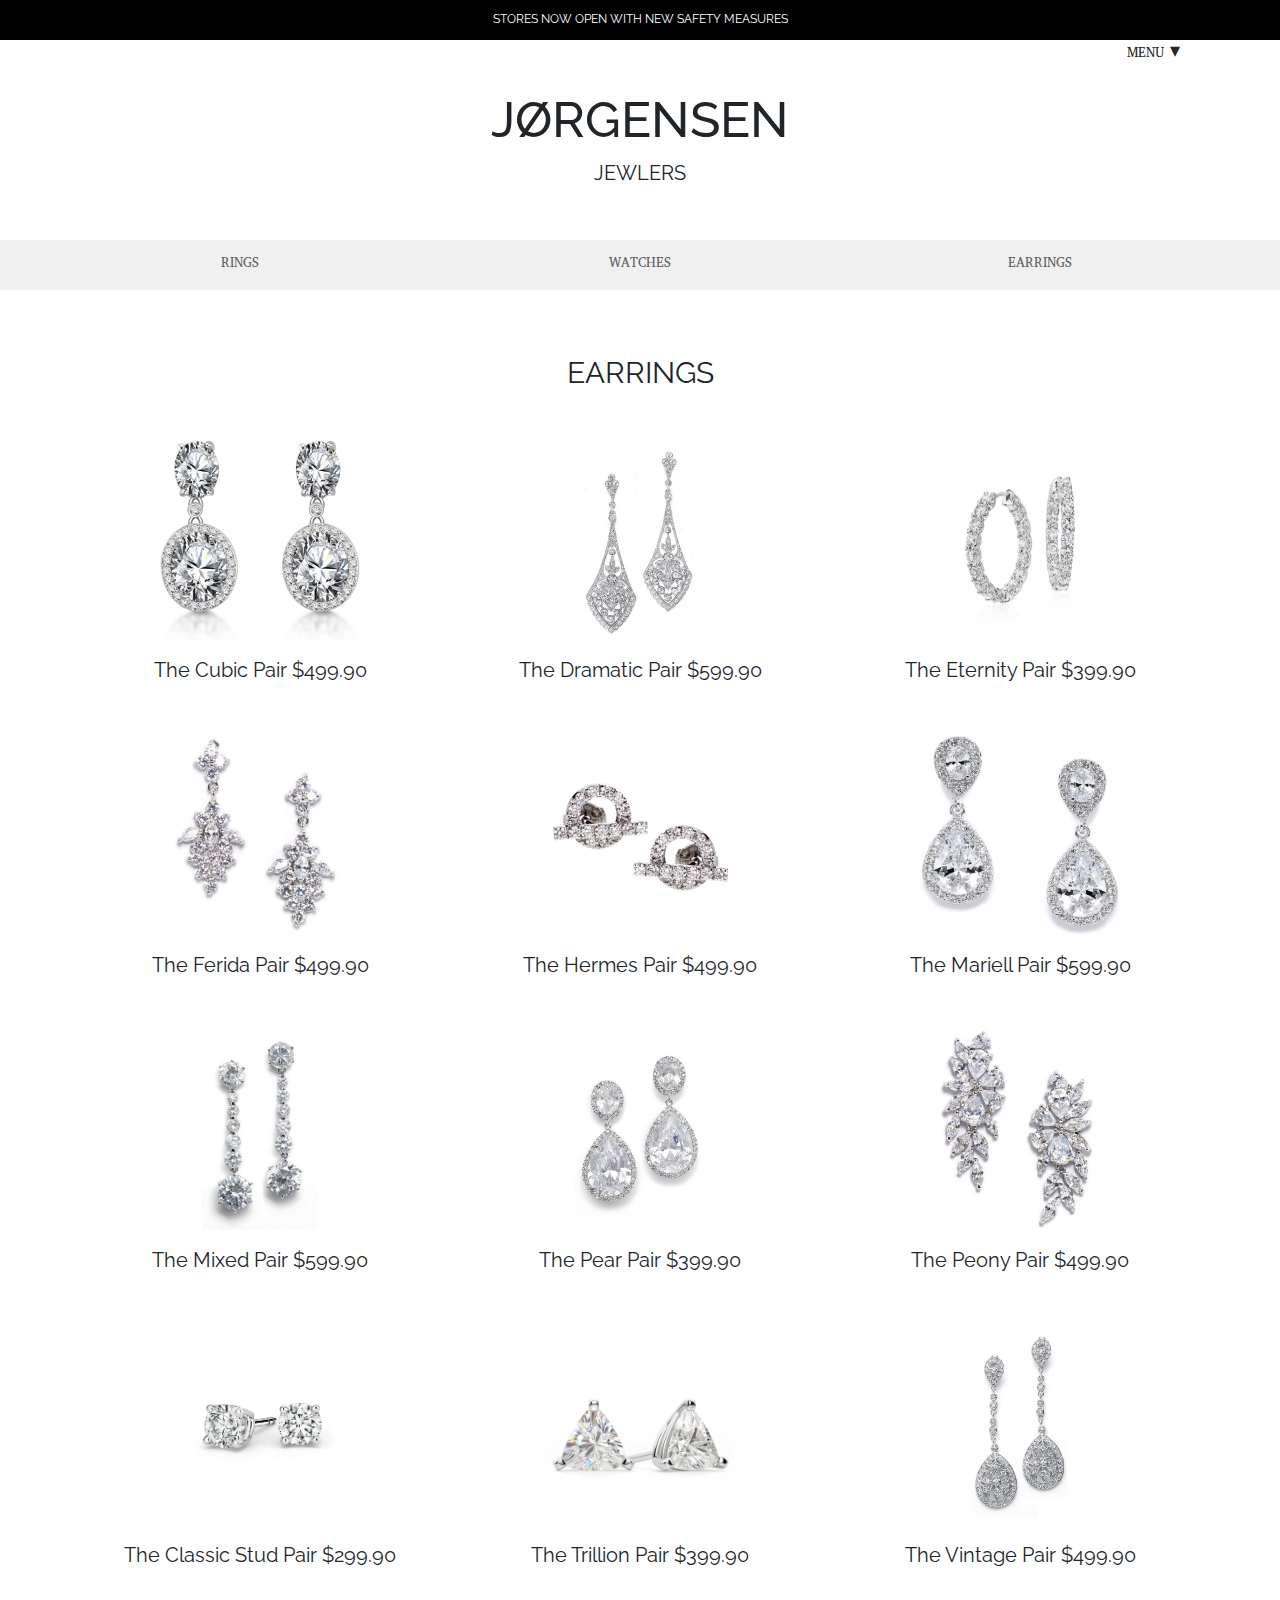
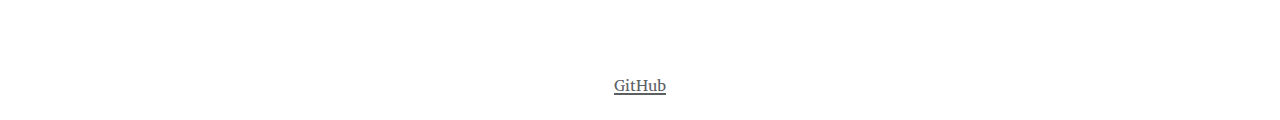
<file: earrings.html>
<!DOCTYPE html>
<html lang='en'>
  <head>
    <meta charset='UTF-8'/>
    <title>Creative Project 1</title>
    <link rel="stylesheet" href="https://stackpath.bootstrapcdn.com/bootstrap/4.5.2/css/bootstrap.min.css" integrity="sha384-JcKb8q3iqJ61gNV9KGb8thSsNjpSL0n8PARn9HuZOnIxN0hoP+VmmDGMN5t9UJ0Z" crossorigin="anonymous">
    <link href="https://fonts.googleapis.com/css2?family=Peddana&family=Raleway:wght@200&display=swap" rel="stylesheet">
    <link href='earrings.css' rel='stylesheet'/>
  </head>
  <body>
    <div class='top-bar-container'>
      <div class='top-bar'>STORES NOW OPEN WITH NEW SAFETY MEASURES</div>
    </div>

    <div class='header-container'>
      <div class='header'>
        <ul class='menu'>
          <li class='dropdown'><span>MENU ▾</span>
            <ul class='features-menu'>
              <li><a href='signin.html'>SIGN IN</a></li>
              <li><a href='myaccount.html'>MY ACCCOUNT</a></li>
              <li><a href='index.html'>HOME</a></li>
            </ul>
          </li>
        </ul>
      </div>
    </div>

    <div class='title-container'>
      <div class='title'><h1>JØRGENSEN</h1>JEWLERS</div>
    </div>

    <div class='selection-bar-container'>
      <div class='selection-bar'>
        <div class='selection'><a href='rings.html'>RINGS</a></div>
        <div class='selection'><a href='watches.html'>WATCHES</a></div>
        <div class='selection'><a href='earrings.html'>EARRINGS</a></div>
      </div>
    </div>

    <div class='white-space'></div>

    <div class='product-container'>
      <div class='product'>EARRINGS</div>
    </div>

    <div class="container">
      <div class="row">
        <div class="col-sm">
          <div><img class='photo-item' src='earrings/cubic.jpg'/>
          </div>
          The Cubic Pair
          $499.90
        </div>
        <div class="col-sm">
          <div><img class='photo-item' src='earrings/dramatic.jpeg'/>
          </div>
          The Dramatic Pair
          $599.90
        </div>
        <div class="col-sm">
          <div><img class='photo-item' src='earrings/eternity.jpeg'/>
          </div>
          The Eternity Pair
          $399.90
        </div>
      </div>
      <div class="row">
        <div class="col-sm">
          <div><img class='photo-item' src='earrings/ferida.jpg'/>
          </div>
          The Ferida Pair
          $499.90
        </div>
        <div class="col-sm">
          <div><img class='photo-item' src='earrings/hermes.jpg'/>
          </div>
          The Hermes Pair
          $499.90
        </div>
        <div class="col-sm">
          <div><img class='photo-item' src='earrings/mariell.jpg'/>
          </div>
          The Mariell Pair
          $599.90
        </div>
      </div>
      <div class="row">
        <div class="col-sm">
          <div><img class='photo-item' src='earrings/mixed.jpeg'/>
          </div>
          The Mixed Pair
          $599.90
        </div>
        <div class="col-sm">
          <div><img class='photo-item' src='earrings/pear.jpg'/>
          </div>
          The Pear Pair
          $399.90
        </div>
        <div class="col-sm">
          <div><img class='photo-item' src='earrings/peony.jpg'/>
          </div>
          The Peony Pair
          $499.90
        </div>
      </div>
      <div class="row">
        <div class="col-sm">
          <div><img class='photo-item' src='earrings/stud.jpeg'/>
          </div>
          The Classic Stud Pair
          $299.90
        </div>
        <div class="col-sm">
          <div><img class='photo-item' src='earrings/trillion.jpg'/>
          </div>
          The Trillion Pair
          $399.90
        </div>
        <div class="col-sm">
          <div><img class='photo-item' src='earrings/vintage.jpeg'/>
          </div>
          The Vintage Pair
          $499.90
        </div>
      </div>
    </div>

    <div class='white-space'></div>

    <div class='footer-container'>
      <div class='footer'><a href="https://github.com/raywray/creativeproject1.git"><u>GitHub</u></a></div>
    </div>


    <script src="https://code.jquery.com/jquery-3.5.1.slim.min.js" integrity="sha384-DfXdz2htPH0lsSSs5nCTpuj/zy4C+OGpamoFVy38MVBnE+IbbVYUew+OrCXaRkfj" crossorigin="anonymous"></script>
    <script src="https://cdn.jsdelivr.net/npm/popper.js@1.16.1/dist/umd/popper.min.js" integrity="sha384-9/reFTGAW83EW2RDu2S0VKaIzap3H66lZH81PoYlFhbGU+6BZp6G7niu735Sk7lN" crossorigin="anonymous"></script>
    <script src="https://stackpath.bootstrapcdn.com/bootstrap/4.5.2/js/bootstrap.min.js" integrity="sha384-B4gt1jrGC7Jh4AgTPSdUtOBvfO8shuf57BaghqFfPlYxofvL8/KUEfYiJOMMV+rV" crossorigin="anonymous"></script>
  </body>
</html>
</file>
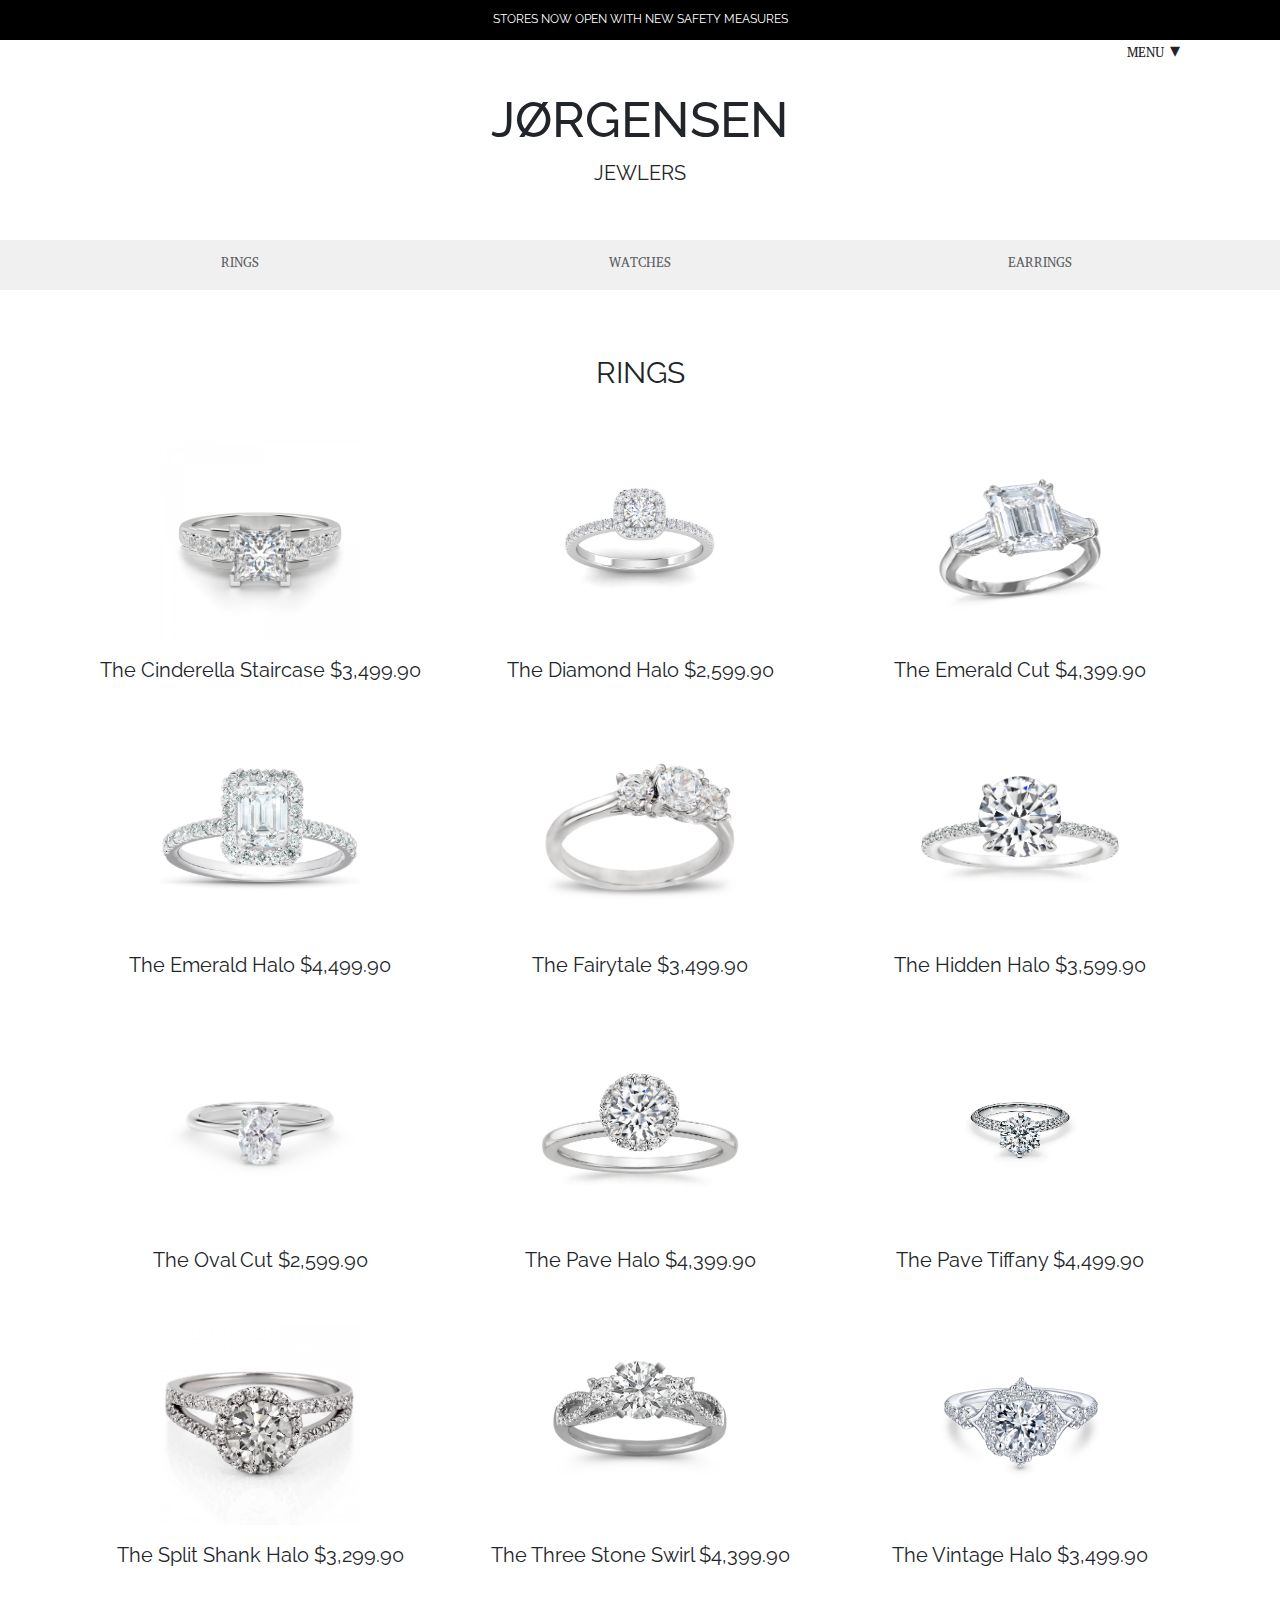
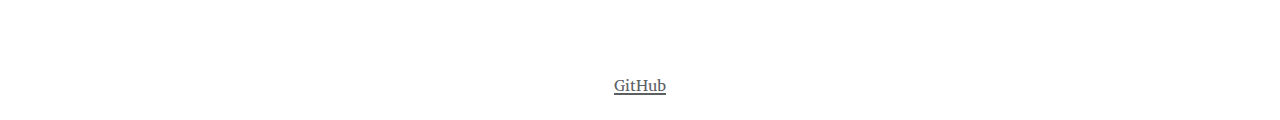
<file: rings.html>
<!DOCTYPE html>
<html lang='en'>
  <head>
    <meta charset='UTF-8'/>
    <title>Creative Project 1</title>
    <link rel="stylesheet" href="https://stackpath.bootstrapcdn.com/bootstrap/4.5.2/css/bootstrap.min.css" integrity="sha384-JcKb8q3iqJ61gNV9KGb8thSsNjpSL0n8PARn9HuZOnIxN0hoP+VmmDGMN5t9UJ0Z" crossorigin="anonymous">
    <link href="https://fonts.googleapis.com/css2?family=Peddana&family=Raleway:wght@200&display=swap" rel="stylesheet">
    <link href='rings.css' rel='stylesheet'/>
  </head>
  <body>
    <div class='top-bar-container'>
      <div class='top-bar'>STORES NOW OPEN WITH NEW SAFETY MEASURES</div>
    </div>

    <div class='header-container'>
      <div class='header'>
        <ul class='menu'>
          <li class='dropdown'><span>MENU ▾</span>
            <ul class='features-menu'>
              <li><a href='signin.html'>SIGN IN</a></li>
              <li><a href='myaccount.html'>MY ACCCOUNT</a></li>
              <li><a href='index.html'>HOME</a></li>
            </ul>
          </li>
        </ul>
      </div>
    </div>

    <div class='title-container'>
      <div class='title'><h1>JØRGENSEN</h1>JEWLERS</div>
    </div>

    <div class='selection-bar-container'>
      <div class='selection-bar'>
        <div class='selection'><a href='rings.html'>RINGS</a></div>
        <div class='selection'><a href='watches.html'>WATCHES</a></div>
        <div class='selection'><a href='earrings.html'>EARRINGS</a></div>
      </div>
    </div>

    <div class='white-space'></div>

    <div class='product-container'>
      <div class='product'>RINGS</div>
    </div>

    <div class="container">
      <div class="row">
        <div class="col-sm">
          <div><img class='photo-item' src='rings/cinderellastaircase.jpg'/>
          </div>
          The Cinderella Staircase
          $3,499.90
        </div>
        <div class="col-sm">
          <div><img class='photo-item' src='rings/diamondhalo.jpeg'/>
          </div>
          The Diamond Halo
          $2,599.90
        </div>
        <div class="col-sm">
          <div><img class='photo-item' src='rings/emeraldcut.jpg'/>
          </div>
          The Emerald Cut
          $4,399.90
        </div>
      </div>
      <div class="row">
        <div class="col-sm">
          <div><img class='photo-item' src='rings/emeraldhalo.jpg'/>
          </div>
          The Emerald Halo
          $4,499.90
        </div>
        <div class="col-sm">
          <div><img class='photo-item' src='rings/fairytale.jpeg'/>
          </div>
          The Fairytale
          $3,499.90
        </div>
        <div class="col-sm">
          <div><img class='photo-item' src='rings/hiddenhalo.jpg'/>
          </div>
          The Hidden Halo
          $3,599.90
        </div>
      </div>
      <div class="row">
        <div class="col-sm">
          <div><img class='photo-item' src='rings/oval.jpg'/>
          </div>
          The Oval Cut
          $2,599.90
        </div>
        <div class="col-sm">
          <div><img class='photo-item' src='rings/pavehalo.jpg'/>
          </div>
          The Pave Halo
          $4,399.90
        </div>
        <div class="col-sm">
          <div><img class='photo-item' src='rings/pavetiffany.jpg'/>
          </div>
          The Pave Tiffany
          $4,499.90
        </div>
      </div>
      <div class="row">
        <div class="col-sm">
          <div><img class='photo-item' src='rings/splitshankhalo.webp'/>
          </div>
          The Split Shank Halo
          $3,299.90
        </div>
        <div class="col-sm">
          <div><img class='photo-item' src='rings/threestoneswirl.jpg'/>
          </div>
          The Three Stone Swirl
          $4,399.90
        </div>
        <div class="col-sm">
          <div><img class='photo-item' src='rings/vintagehalo.jpg'/>
          </div>
          The Vintage Halo
          $3,499.90
        </div>
      </div>
    </div>

    <div class='white-space'></div>

    <div class='footer-container'>
      <div class='footer'><a href="https://github.com/raywray/creativeproject1.git"><u>GitHub</u></a></div>
    </div>


    <script src="https://code.jquery.com/jquery-3.5.1.slim.min.js" integrity="sha384-DfXdz2htPH0lsSSs5nCTpuj/zy4C+OGpamoFVy38MVBnE+IbbVYUew+OrCXaRkfj" crossorigin="anonymous"></script>
    <script src="https://cdn.jsdelivr.net/npm/popper.js@1.16.1/dist/umd/popper.min.js" integrity="sha384-9/reFTGAW83EW2RDu2S0VKaIzap3H66lZH81PoYlFhbGU+6BZp6G7niu735Sk7lN" crossorigin="anonymous"></script>
    <script src="https://stackpath.bootstrapcdn.com/bootstrap/4.5.2/js/bootstrap.min.js" integrity="sha384-B4gt1jrGC7Jh4AgTPSdUtOBvfO8shuf57BaghqFfPlYxofvL8/KUEfYiJOMMV+rV" crossorigin="anonymous"></script>
  </body>
</html>
</file>
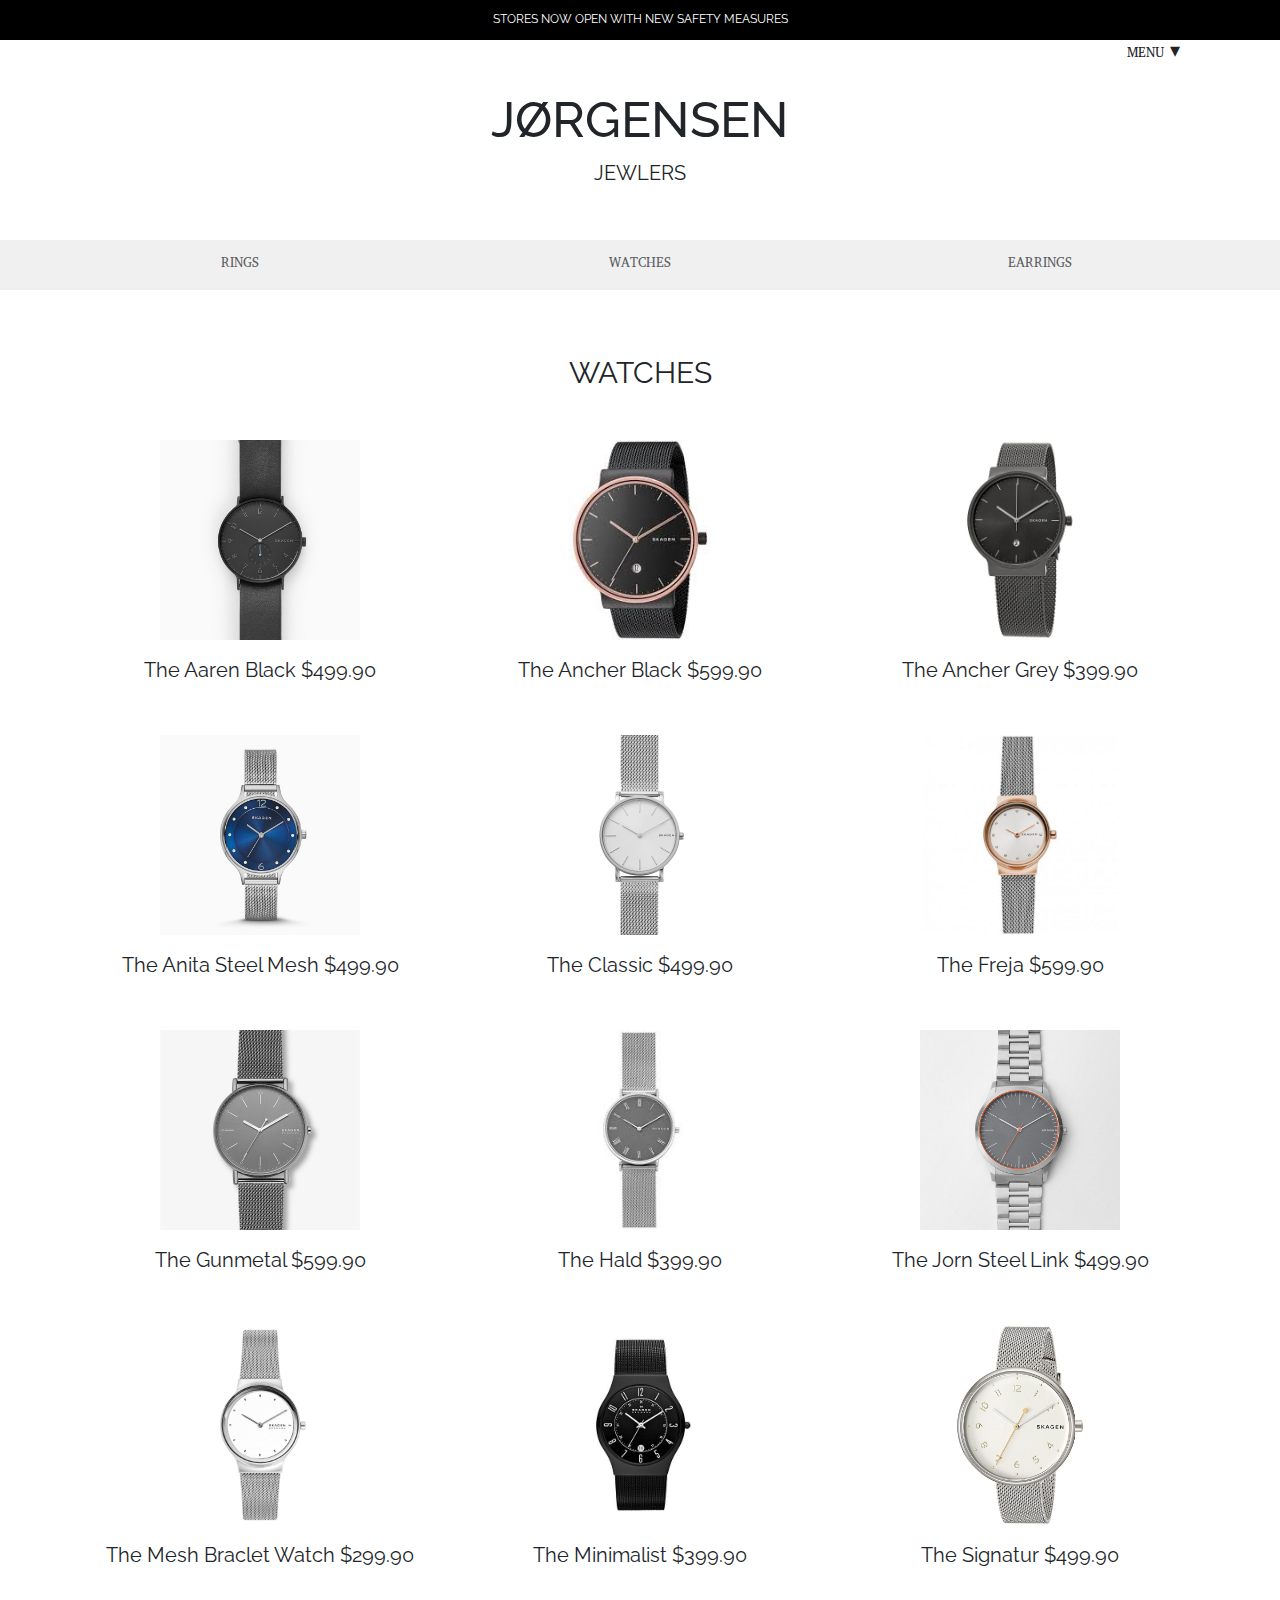
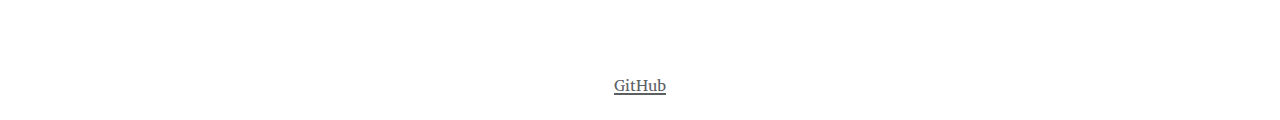
<file: watches.html>
<!DOCTYPE html>
<html lang='en'>
  <head>
    <meta charset='UTF-8'/>
    <title>Creative Project 1</title>
    <link rel="stylesheet" href="https://stackpath.bootstrapcdn.com/bootstrap/4.5.2/css/bootstrap.min.css" integrity="sha384-JcKb8q3iqJ61gNV9KGb8thSsNjpSL0n8PARn9HuZOnIxN0hoP+VmmDGMN5t9UJ0Z" crossorigin="anonymous">
    <link href="https://fonts.googleapis.com/css2?family=Peddana&family=Raleway:wght@200&display=swap" rel="stylesheet">
    <link href='watches.css' rel='stylesheet'/>
  </head>
  <body>
    <div class='top-bar-container'>
      <div class='top-bar'>STORES NOW OPEN WITH NEW SAFETY MEASURES</div>
    </div>

    <div class='header-container'>
      <div class='header'>
        <ul class='menu'>
          <li class='dropdown'><span>MENU ▾</span>
            <ul class='features-menu'>
              <li><a href='signin.html'>SIGN IN</a></li>
              <li><a href='myaccount.html'>MY ACCCOUNT</a></li>
              <li><a href='index.html'>HOME</a></li>
            </ul>
          </li>
        </ul>
      </div>
    </div>

    <div class='title-container'>
      <div class='title'><h1>JØRGENSEN</h1>JEWLERS</div>
    </div>

    <div class='selection-bar-container'>
      <div class='selection-bar'>
        <div class='selection'><a href='rings.html'>RINGS</a></div>
        <div class='selection'><a href='watches.html'>WATCHES</a></div>
        <div class='selection'><a href='earrings.html'>EARRINGS</a></div>
      </div>
    </div>

    <div class='white-space'></div>

    <div class='product-container'>
      <div class='product'>WATCHES</div>
    </div>

    <div class="container">
      <div class="row">
        <div class="col-sm">
          <div><img class='photo-item' src='watches/aarenblack.jpeg'/>
          </div>
          The Aaren Black
          $499.90
        </div>
        <div class="col-sm">
          <div><img class='photo-item' src='watches/ancherblack.jpeg'/>
          </div>
          The Ancher Black
          $599.90
        </div>
        <div class="col-sm">
          <div><img class='photo-item' src='watches/anchergrey.jpg'/>
          </div>
          The Ancher Grey
          $399.90
        </div>
      </div>
      <div class="row">
        <div class="col-sm">
          <div><img class='photo-item' src='watches/anitasteelmesh.jpeg'/>
          </div>
          The Anita Steel Mesh
          $499.90
        </div>
        <div class="col-sm">
          <div><img class='photo-item' src='watches/classic.jpg'/>
          </div>
          The Classic
          $499.90
        </div>
        <div class="col-sm">
          <div><img class='photo-item' src='watches/freja.jpg'/>
          </div>
          The Freja
          $599.90
        </div>
      </div>
      <div class="row">
        <div class="col-sm">
          <div><img class='photo-item' src='watches/gunmetal.jpeg'/>
          </div>
          The Gunmetal
          $599.90
        </div>
        <div class="col-sm">
          <div><img class='photo-item' src='watches/hald.jpeg'/>
          </div>
          The Hald
          $399.90
        </div>
        <div class="col-sm">
          <div><img class='photo-item' src='watches/jornsteellink.jpeg'/>
          </div>
          The Jorn Steel Link
          $499.90
        </div>
      </div>
      <div class="row">
        <div class="col-sm">
          <div><img class='photo-item' src='watches/meshbracletwatch.jpeg'/>
          </div>
          The Mesh Braclet Watch
          $299.90
        </div>
        <div class="col-sm">
          <div><img class='photo-item' src='watches/minimalist.jpg'/>
          </div>
          The Minimalist
          $399.90
        </div>
        <div class="col-sm">
          <div><img class='photo-item' src='watches/signatur.jpg'/>
          </div>
          The Signatur
          $499.90
        </div>
      </div>
    </div>

    <div class='white-space'></div>

    <div class='footer-container'>
      <div class='footer'><a href="https://github.com/raywray/creativeproject1.git"><u>GitHub</u></a></div>
    </div>


    <script src="https://code.jquery.com/jquery-3.5.1.slim.min.js" integrity="sha384-DfXdz2htPH0lsSSs5nCTpuj/zy4C+OGpamoFVy38MVBnE+IbbVYUew+OrCXaRkfj" crossorigin="anonymous"></script>
    <script src="https://cdn.jsdelivr.net/npm/popper.js@1.16.1/dist/umd/popper.min.js" integrity="sha384-9/reFTGAW83EW2RDu2S0VKaIzap3H66lZH81PoYlFhbGU+6BZp6G7niu735Sk7lN" crossorigin="anonymous"></script>
    <script src="https://stackpath.bootstrapcdn.com/bootstrap/4.5.2/js/bootstrap.min.js" integrity="sha384-B4gt1jrGC7Jh4AgTPSdUtOBvfO8shuf57BaghqFfPlYxofvL8/KUEfYiJOMMV+rV" crossorigin="anonymous"></script>
  </body>
</html>
</file>
<file: earrings.css>
body {
  box-sizing: border-box;
  padding: 0;
  margin: 0;
}

.top-bar-container {
  height: 40px;
  width: 100%;
  background-color: #000000;
}

.top-bar {
  color: #ffffff;
  text-align: center;
  justify-content: center;
  font-size: 12px;
  padding: 10px;
  font-family: 'Raleway', sans-serif;
}

a:link,
a:visited {
  color: #5D6063;
  text-decoration: none;
}
a:hover {
  text-decoration: underline;
}

.header-container {
  height: 50px;
  width: 100%;
}

.header {
  width: 100%;

  float: left;
}


.menu {
  float: right;
  font-size: 20px;
  justify-content: center;
  text-align: center;
  padding: 0px;
  font-family: 'Peddana', serif;
  margin-right: 100px;
}

.menu > li {
  display: inline;
  margin-right: 50px;
}

.menu > li:last-of-type {
  margin-right: 0;
}

.dropdown:hover  .features-menu {
  display: flex;
  flex-direction: column;
  background: #f0f2f2;
  border-radius: 5px;
  padding-top: 60px;

  position: absolute;
  top: -25px;
  left: -30px;
  z-index: 1;
}

.features-menu li {
  list-style: none;
  border-bottom: 1px solid #000000;

  padding: 0 40px 10px 20px;
  margin: 10px;
}

.features-menu li:last-of-type {
  border-bottom: none;
}

.dropdown {
  position: relative;
}

.dropdown > span {
  z-index: 2;
  position: relative;  /* This is important! */
  cursor: pointer;
}

.features-menu {                    /* Add this as a new rule */
  display: none;
}

.title-container {
  height: 150px;
  width: 100%;
}

.title {
  font-family: 'Raleway', sans-serif;
  text-align: center;
  padding: 0px;
  /*border: 1px solid #e80000;/*red*/
  font-size: 20px;
  height: auto;
}

h1 {
  font-size: 50px
}

.selection-bar-container {
  height: 50px;
  width: 100;
  background-color: #f0f0f0;
  padding: 0px;
  display: flex;
  justify-content: center;
  /*border: 1px solid #0013e8;/*blue*/
}

.selection-bar {
  text-align: center;
  display: flex;
  flex-wrap: nowrap;
  flex-direction: row;
  align-items: center;
  /*border: 1px solid #0ce800;/*green*/
}

.selection  {
  width: 400px;
  height: auto;
  font-family: 'Peddana', serif;
  font-size: 20px;
}

.photo-item {
  width: 200px;
  height: 200px;
  margin-left: 50%;
  transform: translate(-50%,0%);
  margin-bottom: 15px;
}

.col-sm {

  font-family: 'Raleway', sans-serif;
  text-align: center;
  font-size: 20px;
  margin-bottom: 50px;
}

.white-space {
  height: 50px;
  width: 100%;
  background-color: #ffffff;
  padding: 0px;
  /*border: 1px solid #ff8800; /*dark orange*/
}

.footer-container {
  display: flex;
  justify-content: flex-end;
}

.footer {
  height: 50px;
  flex: 1;
  text-align: center;
  font-size: 25px;
  font-family: 'Peddana', serif;
}

.product-container {
  height: 100px;
  padding: 10px;
  align-items: center;
}

.product {
  font-family: 'Raleway', sans-serif;
  font-size: 30px;
  text-align: center;
}
</file>
<file: rings.css>
body {
  box-sizing: border-box;
  padding: 0;
  margin: 0;
}

.top-bar-container {
  height: 40px;
  width: 100%;
  background-color: #000000;
}

.top-bar {
  color: #ffffff;
  text-align: center;
  justify-content: center;
  font-size: 12px;
  padding: 10px;
  font-family: 'Raleway', sans-serif;
}

a:link,
a:visited {
  color: #5D6063;
  text-decoration: none;
}
a:hover {
  text-decoration: underline;
}

.header-container {
  height: 50px;
  width: 100%;
}

.header {
  width: 100%;

  float: left;
}


.menu {
  float: right;
  font-size: 20px;
  justify-content: center;
  text-align: center;
  padding: 0px;
  font-family: 'Peddana', serif;
  margin-right: 100px;
}

.menu > li {
  display: inline;
  margin-right: 50px;
}

.menu > li:last-of-type {
  margin-right: 0;
}

.dropdown:hover  .features-menu {
  display: flex;
  flex-direction: column;
  background: #f0f2f2;
  border-radius: 5px;
  padding-top: 60px;

  position: absolute;
  top: -25px;
  left: -30px;
  z-index: 1;
}

.features-menu li {
  list-style: none;
  border-bottom: 1px solid #000000;

  padding: 0 40px 10px 20px;
  margin: 10px;
}

.features-menu li:last-of-type {
  border-bottom: none;
}

.dropdown {
  position: relative;
}

.dropdown > span {
  z-index: 2;
  position: relative;  /* This is important! */
  cursor: pointer;
}

.features-menu {                    /* Add this as a new rule */
  display: none;
}

.title-container {
  height: 150px;
  width: 100%;
}

.title {
  font-family: 'Raleway', sans-serif;
  text-align: center;
  padding: 0px;
  /*border: 1px solid #e80000;/*red*/
  font-size: 20px;
  height: auto;
}

h1 {
  font-size: 50px
}

.selection-bar-container {
  height: 50px;
  width: 100;
  background-color: #f0f0f0;
  padding: 0px;
  display: flex;
  justify-content: center;
  /*border: 1px solid #0013e8;/*blue*/
}

.selection-bar {
  text-align: center;
  display: flex;
  flex-wrap: nowrap;
  flex-direction: row;
  align-items: center;
  /*border: 1px solid #0ce800;/*green*/
}

.selection  {
  width: 400px;
  height: auto;
  font-family: 'Peddana', serif;
  font-size: 20px;
}

.photo-item {
  width: 200px;
  height: 200px;
  margin-left: 50%;
  transform: translate(-50%,0%);
  margin-bottom: 15px;
}

.col-sm {

  font-family: 'Raleway', sans-serif;
  text-align: center;
  font-size: 20px;
  margin-bottom: 50px;
}

.white-space {
  height: 50px;
  width: 100%;
  background-color: #ffffff;
  padding: 0px;
  /*border: 1px solid #ff8800; /*dark orange*/
}

.footer-container {
  display: flex;
  justify-content: flex-end;
}

.footer {
  height: 50px;
  flex: 1;
  text-align: center;
  font-size: 25px;
  font-family: 'Peddana', serif;
}

.product-container {
  height: 100px;
  padding: 10px;
  align-items: center;
}

.product {
  font-family: 'Raleway', sans-serif;
  font-size: 30px;
  text-align: center;
}

  box-sizing: border-box;
  padding: 0;
  margin: 0;
}

.top-bar-container {
  height: 40px;
  width: 100%;
  background-color: #000000;
}

.top-bar {
  color: #ffffff;
  text-align: center;
  justify-content: center;
  font-size: 12px;
  padding: 10px;
  font-family: 'Raleway', sans-serif;
}

a:link,
a:visited {
  color: #5D6063;
  text-decoration: none;
}
a:hover {
  text-decoration: underline;
}

.header-container {
  height: 50px;
  width: 100%;
}

.header {
  width: 100%;

  float: left;
}


.menu {
  float: right;
  font-size: 20px;
  justify-content: center;
  text-align: center;
  padding: 0px;
  font-family: 'Peddana', serif;
  margin-right: 100px;
}

.menu > li {
  display: inline;
  margin-right: 50px;
}

.menu > li:last-of-type {
  margin-right: 0;
}

.dropdown:hover  .features-menu {
  display: flex;
  flex-direction: column;
  background: #f0f2f2;
  border-radius: 5px;
  padding-top: 60px;

  position: absolute;
  top: -25px;
  left: -30px;
  z-index: 1;
}

.features-menu li {
  list-style: none;
  border-bottom: 1px solid #000000;

  padding: 0 40px 10px 20px;
  margin: 10px;
}

.features-menu li:last-of-type {
  border-bottom: none;
}

.dropdown {
  position: relative;
}

.dropdown > span {
  z-index: 2;
  position: relative;  /* This is important! */
  cursor: pointer;
}

.features-menu {                    /* Add this as a new rule */
  display: none;
}

.title-container {
  height: 150px;
  width: 100%;
}

.title {
  font-family: 'Raleway', sans-serif;
  text-align: center;
  padding: 0px;
  /*border: 1px solid #e80000;/*red*/
  font-size: 20px;
  height: auto;
}

h1 {
  font-size: 50px
}

.selection-bar-container {
  height: 50px;
  width: 100;
  background-color: #f0f0f0;
  padding: 0px;
  display: flex;
  justify-content: center;
  /*border: 1px solid #0013e8;/*blue*/
}

.selection-bar {
  text-align: center;
  display: flex;
  flex-wrap: nowrap;
  flex-direction: row;
  align-items: center;
  /*border: 1px solid #0ce800;/*green*/
}

.selection  {
  width: 400px;
  height: auto;
  font-family: 'Peddana', serif;
  font-size: 20px;
}
</file>
<file: watches.css>
body {
  box-sizing: border-box;
  padding: 0;
  margin: 0;
}

.top-bar-container {
  height: 40px;
  width: 100%;
  background-color: #000000;
}

.top-bar {
  color: #ffffff;
  text-align: center;
  justify-content: center;
  font-size: 12px;
  padding: 10px;
  font-family: 'Raleway', sans-serif;
}

a:link,
a:visited {
  color: #5D6063;
  text-decoration: none;
}
a:hover {
  text-decoration: underline;
}

.header-container {
  height: 50px;
  width: 100%;
}

.header {
  width: 100%;

  float: left;
}


.menu {
  float: right;
  font-size: 20px;
  justify-content: center;
  text-align: center;
  padding: 0px;
  font-family: 'Peddana', serif;
  margin-right: 100px;
}

.menu > li {
  display: inline;
  margin-right: 50px;
}

.menu > li:last-of-type {
  margin-right: 0;
}

.dropdown:hover  .features-menu {
  display: flex;
  flex-direction: column;
  background: #f0f2f2;
  border-radius: 5px;
  padding-top: 60px;

  position: absolute;
  top: -25px;
  left: -30px;
  z-index: 1;
}

.features-menu li {
  list-style: none;
  border-bottom: 1px solid #000000;

  padding: 0 40px 10px 20px;
  margin: 10px;
}

.features-menu li:last-of-type {
  border-bottom: none;
}

.dropdown {
  position: relative;
}

.dropdown > span {
  z-index: 2;
  position: relative;  /* This is important! */
  cursor: pointer;
}

.features-menu {                    /* Add this as a new rule */
  display: none;
}

.title-container {
  height: 150px;
  width: 100%;
}

.title {
  font-family: 'Raleway', sans-serif;
  text-align: center;
  padding: 0px;
  /*border: 1px solid #e80000;/*red*/
  font-size: 20px;
  height: auto;
}

h1 {
  font-size: 50px
}

.selection-bar-container {
  height: 50px;
  width: 100;
  background-color: #f0f0f0;
  padding: 0px;
  display: flex;
  justify-content: center;
  /*border: 1px solid #0013e8;/*blue*/
}

.selection-bar {
  text-align: center;
  display: flex;
  flex-wrap: nowrap;
  flex-direction: row;
  align-items: center;
  /*border: 1px solid #0ce800;/*green*/
}

.selection  {
  width: 400px;
  height: auto;
  font-family: 'Peddana', serif;
  font-size: 20px;
}

.photo-item {
  width: 200px;
  height: 200px;
  margin-left: 50%;
  transform: translate(-50%,0%);
  margin-bottom: 15px;
}

.col-sm {

  font-family: 'Raleway', sans-serif;
  text-align: center;
  font-size: 20px;
  margin-bottom: 50px;
}

.white-space {
  height: 50px;
  width: 100%;
  background-color: #ffffff;
  padding: 0px;
  /*border: 1px solid #ff8800; /*dark orange*/
}

.footer-container {
  display: flex;
  justify-content: flex-end;
}

.footer {
  height: 50px;
  flex: 1;
  text-align: center;
  font-size: 25px;
  font-family: 'Peddana', serif;
}

.product-container {
  height: 100px;
  padding: 10px;
  align-items: center;
}

.product {
  font-family: 'Raleway', sans-serif;
  font-size: 30px;
  text-align: center;
}
</file>
